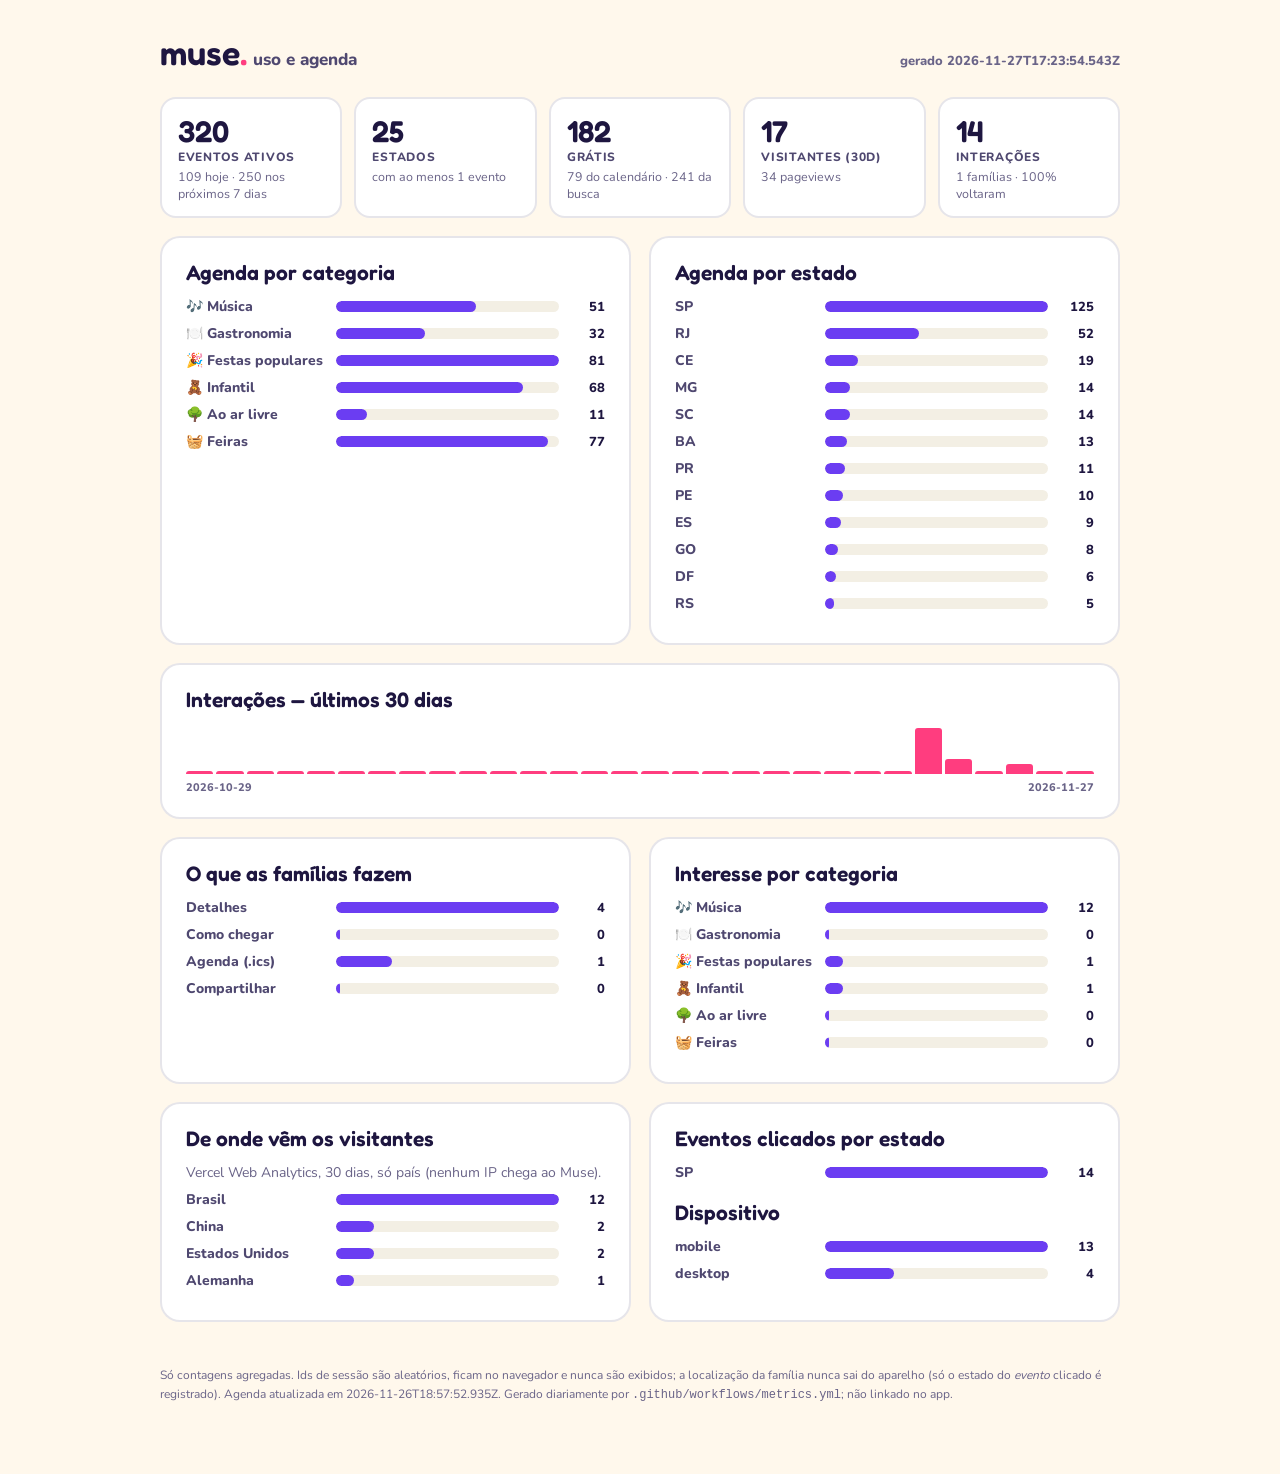
<file: metrics/index.html>
<!doctype html><html lang="pt-BR"><head><meta charset="utf-8"><meta name="viewport" content="width=device-width, initial-scale=1"><meta name="robots" content="noindex, nofollow">
<title>muse — uso e agenda</title>
<style>
@font-face{font-family:Fredoka;font-weight:600;src:url(../fonts/fredoka-latin-600-normal.woff2) format('woff2')}
@font-face{font-family:Nunito;font-weight:400;src:url(../fonts/nunito-latin-400-normal.woff2) format('woff2')}
@font-face{font-family:Nunito;font-weight:800;src:url(../fonts/nunito-latin-800-normal.woff2) format('woff2')}
*{margin:0;padding:0;box-sizing:border-box}
:root{--ink:#1e1640;--mut:#4f4870;--dim:#6a6488;--acc:#ff3d7f;--vio:#6b3df2;--line:rgba(30,22,64,.11)}
body{background:#fff8ec;color:var(--ink);font-family:Nunito,system-ui,sans-serif;padding:32px 18px 70px}
.wrap{max-width:960px;margin:0 auto}
header{display:flex;align-items:baseline;justify-content:space-between;flex-wrap:wrap;gap:10px;margin-bottom:24px}
.wm{font-family:Fredoka,sans-serif;font-size:34px;font-weight:600}.wm .dot{color:var(--acc)}
.wm small{font-family:Nunito,sans-serif;font-size:17px;color:var(--mut);font-weight:800;margin-left:6px}
.gen{font-size:13px;color:var(--dim);font-weight:800}
h2{font-family:Fredoka,sans-serif;font-weight:600;font-size:21px;margin-bottom:12px}
.section{background:#fff;border:2px solid var(--line);border-radius:20px;padding:22px 24px;margin-bottom:18px}
.kpis{display:grid;grid-template-columns:repeat(auto-fit,minmax(140px,1fr));gap:12px;margin-bottom:18px}
.kpi{background:#fff;border:2px solid var(--line);border-radius:16px;padding:14px 16px}
.kpi-val{font-family:Fredoka,sans-serif;font-size:30px;font-weight:600}
.kpi-label{font-size:12px;color:var(--mut);text-transform:uppercase;letter-spacing:.06em;font-weight:800}
.kpi-sub{font-size:12.5px;color:var(--dim);margin-top:3px}
.grid2{display:grid;grid-template-columns:1fr 1fr;gap:18px}@media(max-width:720px){.grid2{grid-template-columns:1fr}}
.bar-row{display:flex;align-items:center;gap:10px;margin:8px 0;font-size:14px}
.bar-label{flex:0 0 140px;color:var(--mut);white-space:nowrap;overflow:hidden;text-overflow:ellipsis;font-weight:800}
.bar-track{flex:1;height:11px;background:#f3efe4;border-radius:6px;overflow:hidden}
.bar-fill{display:block;height:100%;background:var(--vio);border-radius:6px}
.bar-value{min-width:36px;text-align:right;font-weight:800;font-size:13px}
.muted{color:var(--dim);font-size:14px}
.spark{display:flex;align-items:flex-end;gap:3px;height:50px}.spark-col{flex:1;display:flex;align-items:flex-end;height:100%}
.spark-bar{width:100%;background:var(--acc);border-radius:3px 3px 0 0}
.spark-ticks{display:flex;justify-content:space-between;font-size:11px;color:var(--dim);margin-top:6px;font-weight:800}
footer{font-size:12px;color:var(--dim);margin-top:26px;line-height:1.6}
</style></head><body><div class="wrap">
<header><div class="wm">muse<span class="dot">.</span><small>uso e agenda</small></div><div class="gen">gerado 2026-11-27T17:23:54.543Z</div></header>
<div class="kpis">
<div class="kpi"><div class="kpi-val">320</div><div class="kpi-label">Eventos ativos</div><div class="kpi-sub">109 hoje · 250 nos próximos 7 dias</div></div>
<div class="kpi"><div class="kpi-val">25</div><div class="kpi-label">Estados</div><div class="kpi-sub">com ao menos 1 evento</div></div>
<div class="kpi"><div class="kpi-val">182</div><div class="kpi-label">Grátis</div><div class="kpi-sub">79 do calendário · 241 da busca</div></div>
<div class="kpi"><div class="kpi-val">17</div><div class="kpi-label">Visitantes (30d)</div><div class="kpi-sub">34 pageviews</div></div>
<div class="kpi"><div class="kpi-val">14</div><div class="kpi-label">Interações</div><div class="kpi-sub">1 famílias · 100% voltaram</div></div>
</div>
<div class="grid2">
  <div class="section"><h2>Agenda por categoria</h2><div class="bar-row"><span class="bar-label">🎶 Música</span><span class="bar-track"><span class="bar-fill" style="width:63%"></span></span><span class="bar-value">51</span></div><div class="bar-row"><span class="bar-label">🍽️ Gastronomia</span><span class="bar-track"><span class="bar-fill" style="width:40%"></span></span><span class="bar-value">32</span></div><div class="bar-row"><span class="bar-label">🎉 Festas populares</span><span class="bar-track"><span class="bar-fill" style="width:100%"></span></span><span class="bar-value">81</span></div><div class="bar-row"><span class="bar-label">🧸 Infantil</span><span class="bar-track"><span class="bar-fill" style="width:84%"></span></span><span class="bar-value">68</span></div><div class="bar-row"><span class="bar-label">🌳 Ao ar livre</span><span class="bar-track"><span class="bar-fill" style="width:14%"></span></span><span class="bar-value">11</span></div><div class="bar-row"><span class="bar-label">🧺 Feiras</span><span class="bar-track"><span class="bar-fill" style="width:95%"></span></span><span class="bar-value">77</span></div></div>
  <div class="section"><h2>Agenda por estado</h2><div class="bar-row"><span class="bar-label">SP</span><span class="bar-track"><span class="bar-fill" style="width:100%"></span></span><span class="bar-value">125</span></div><div class="bar-row"><span class="bar-label">RJ</span><span class="bar-track"><span class="bar-fill" style="width:42%"></span></span><span class="bar-value">52</span></div><div class="bar-row"><span class="bar-label">CE</span><span class="bar-track"><span class="bar-fill" style="width:15%"></span></span><span class="bar-value">19</span></div><div class="bar-row"><span class="bar-label">MG</span><span class="bar-track"><span class="bar-fill" style="width:11%"></span></span><span class="bar-value">14</span></div><div class="bar-row"><span class="bar-label">SC</span><span class="bar-track"><span class="bar-fill" style="width:11%"></span></span><span class="bar-value">14</span></div><div class="bar-row"><span class="bar-label">BA</span><span class="bar-track"><span class="bar-fill" style="width:10%"></span></span><span class="bar-value">13</span></div><div class="bar-row"><span class="bar-label">PR</span><span class="bar-track"><span class="bar-fill" style="width:9%"></span></span><span class="bar-value">11</span></div><div class="bar-row"><span class="bar-label">PE</span><span class="bar-track"><span class="bar-fill" style="width:8%"></span></span><span class="bar-value">10</span></div><div class="bar-row"><span class="bar-label">ES</span><span class="bar-track"><span class="bar-fill" style="width:7%"></span></span><span class="bar-value">9</span></div><div class="bar-row"><span class="bar-label">GO</span><span class="bar-track"><span class="bar-fill" style="width:6%"></span></span><span class="bar-value">8</span></div><div class="bar-row"><span class="bar-label">DF</span><span class="bar-track"><span class="bar-fill" style="width:5%"></span></span><span class="bar-value">6</span></div><div class="bar-row"><span class="bar-label">RS</span><span class="bar-track"><span class="bar-fill" style="width:4%"></span></span><span class="bar-value">5</span></div></div>
</div>
<div class="section"><h2>Interações — últimos 30 dias</h2><div class="spark"><div class="spark-col" title="2026-10-29: 0"><div class="spark-bar" style="height:3px"></div></div><div class="spark-col" title="2026-10-30: 0"><div class="spark-bar" style="height:3px"></div></div><div class="spark-col" title="2026-10-31: 0"><div class="spark-bar" style="height:3px"></div></div><div class="spark-col" title="2026-11-01: 0"><div class="spark-bar" style="height:3px"></div></div><div class="spark-col" title="2026-11-02: 0"><div class="spark-bar" style="height:3px"></div></div><div class="spark-col" title="2026-11-03: 0"><div class="spark-bar" style="height:3px"></div></div><div class="spark-col" title="2026-11-04: 0"><div class="spark-bar" style="height:3px"></div></div><div class="spark-col" title="2026-11-05: 0"><div class="spark-bar" style="height:3px"></div></div><div class="spark-col" title="2026-11-06: 0"><div class="spark-bar" style="height:3px"></div></div><div class="spark-col" title="2026-11-07: 0"><div class="spark-bar" style="height:3px"></div></div><div class="spark-col" title="2026-11-08: 0"><div class="spark-bar" style="height:3px"></div></div><div class="spark-col" title="2026-11-09: 0"><div class="spark-bar" style="height:3px"></div></div><div class="spark-col" title="2026-11-10: 0"><div class="spark-bar" style="height:3px"></div></div><div class="spark-col" title="2026-11-11: 0"><div class="spark-bar" style="height:3px"></div></div><div class="spark-col" title="2026-11-12: 0"><div class="spark-bar" style="height:3px"></div></div><div class="spark-col" title="2026-11-13: 0"><div class="spark-bar" style="height:3px"></div></div><div class="spark-col" title="2026-11-14: 0"><div class="spark-bar" style="height:3px"></div></div><div class="spark-col" title="2026-11-15: 0"><div class="spark-bar" style="height:3px"></div></div><div class="spark-col" title="2026-11-16: 0"><div class="spark-bar" style="height:3px"></div></div><div class="spark-col" title="2026-11-17: 0"><div class="spark-bar" style="height:3px"></div></div><div class="spark-col" title="2026-11-18: 0"><div class="spark-bar" style="height:3px"></div></div><div class="spark-col" title="2026-11-19: 0"><div class="spark-bar" style="height:3px"></div></div><div class="spark-col" title="2026-11-20: 0"><div class="spark-bar" style="height:3px"></div></div><div class="spark-col" title="2026-11-21: 0"><div class="spark-bar" style="height:3px"></div></div><div class="spark-col" title="2026-11-22: 9"><div class="spark-bar" style="height:46px"></div></div><div class="spark-col" title="2026-11-23: 3"><div class="spark-bar" style="height:15px"></div></div><div class="spark-col" title="2026-11-24: 0"><div class="spark-bar" style="height:3px"></div></div><div class="spark-col" title="2026-11-25: 2"><div class="spark-bar" style="height:10px"></div></div><div class="spark-col" title="2026-11-26: 0"><div class="spark-bar" style="height:3px"></div></div><div class="spark-col" title="2026-11-27: 0"><div class="spark-bar" style="height:3px"></div></div></div>
    <div class="spark-ticks"><span>2026-10-29</span><span>2026-11-27</span></div></div>
<div class="grid2">
  <div class="section"><h2>O que as famílias fazem</h2><div class="bar-row"><span class="bar-label">Detalhes</span><span class="bar-track"><span class="bar-fill" style="width:100%"></span></span><span class="bar-value">4</span></div><div class="bar-row"><span class="bar-label">Como chegar</span><span class="bar-track"><span class="bar-fill" style="width:2%"></span></span><span class="bar-value">0</span></div><div class="bar-row"><span class="bar-label">Agenda (.ics)</span><span class="bar-track"><span class="bar-fill" style="width:25%"></span></span><span class="bar-value">1</span></div><div class="bar-row"><span class="bar-label">Compartilhar</span><span class="bar-track"><span class="bar-fill" style="width:2%"></span></span><span class="bar-value">0</span></div></div>
  <div class="section"><h2>Interesse por categoria</h2><div class="bar-row"><span class="bar-label">🎶 Música</span><span class="bar-track"><span class="bar-fill" style="width:100%"></span></span><span class="bar-value">12</span></div><div class="bar-row"><span class="bar-label">🍽️ Gastronomia</span><span class="bar-track"><span class="bar-fill" style="width:2%"></span></span><span class="bar-value">0</span></div><div class="bar-row"><span class="bar-label">🎉 Festas populares</span><span class="bar-track"><span class="bar-fill" style="width:8%"></span></span><span class="bar-value">1</span></div><div class="bar-row"><span class="bar-label">🧸 Infantil</span><span class="bar-track"><span class="bar-fill" style="width:8%"></span></span><span class="bar-value">1</span></div><div class="bar-row"><span class="bar-label">🌳 Ao ar livre</span><span class="bar-track"><span class="bar-fill" style="width:2%"></span></span><span class="bar-value">0</span></div><div class="bar-row"><span class="bar-label">🧺 Feiras</span><span class="bar-track"><span class="bar-fill" style="width:2%"></span></span><span class="bar-value">0</span></div></div>
</div>
<div class="grid2">
  <div class="section"><h2>De onde vêm os visitantes</h2><p class="muted" style="margin-bottom:8px">Vercel Web Analytics, 30 dias, só país (nenhum IP chega ao Muse).</p><div class="bar-row"><span class="bar-label">Brasil</span><span class="bar-track"><span class="bar-fill" style="width:100%"></span></span><span class="bar-value">12</span></div><div class="bar-row"><span class="bar-label">China</span><span class="bar-track"><span class="bar-fill" style="width:17%"></span></span><span class="bar-value">2</span></div><div class="bar-row"><span class="bar-label">Estados Unidos</span><span class="bar-track"><span class="bar-fill" style="width:17%"></span></span><span class="bar-value">2</span></div><div class="bar-row"><span class="bar-label">Alemanha</span><span class="bar-track"><span class="bar-fill" style="width:8%"></span></span><span class="bar-value">1</span></div></div>
  <div class="section"><h2>Eventos clicados por estado</h2><div class="bar-row"><span class="bar-label">SP</span><span class="bar-track"><span class="bar-fill" style="width:100%"></span></span><span class="bar-value">14</span></div><h2 style="margin-top:18px">Dispositivo</h2><div class="bar-row"><span class="bar-label">mobile</span><span class="bar-track"><span class="bar-fill" style="width:100%"></span></span><span class="bar-value">13</span></div><div class="bar-row"><span class="bar-label">desktop</span><span class="bar-track"><span class="bar-fill" style="width:31%"></span></span><span class="bar-value">4</span></div></div>
</div>
<footer>Só contagens agregadas. Ids de sessão são aleatórios, ficam no navegador e nunca são exibidos; a localização da família nunca sai do aparelho (só o estado do <i>evento</i> clicado é registrado). Agenda atualizada em 2026-11-26T18:57:52.935Z. Gerado diariamente por <code>.github/workflows/metrics.yml</code>; não linkado no app.</footer>
</div></body></html>
</file>
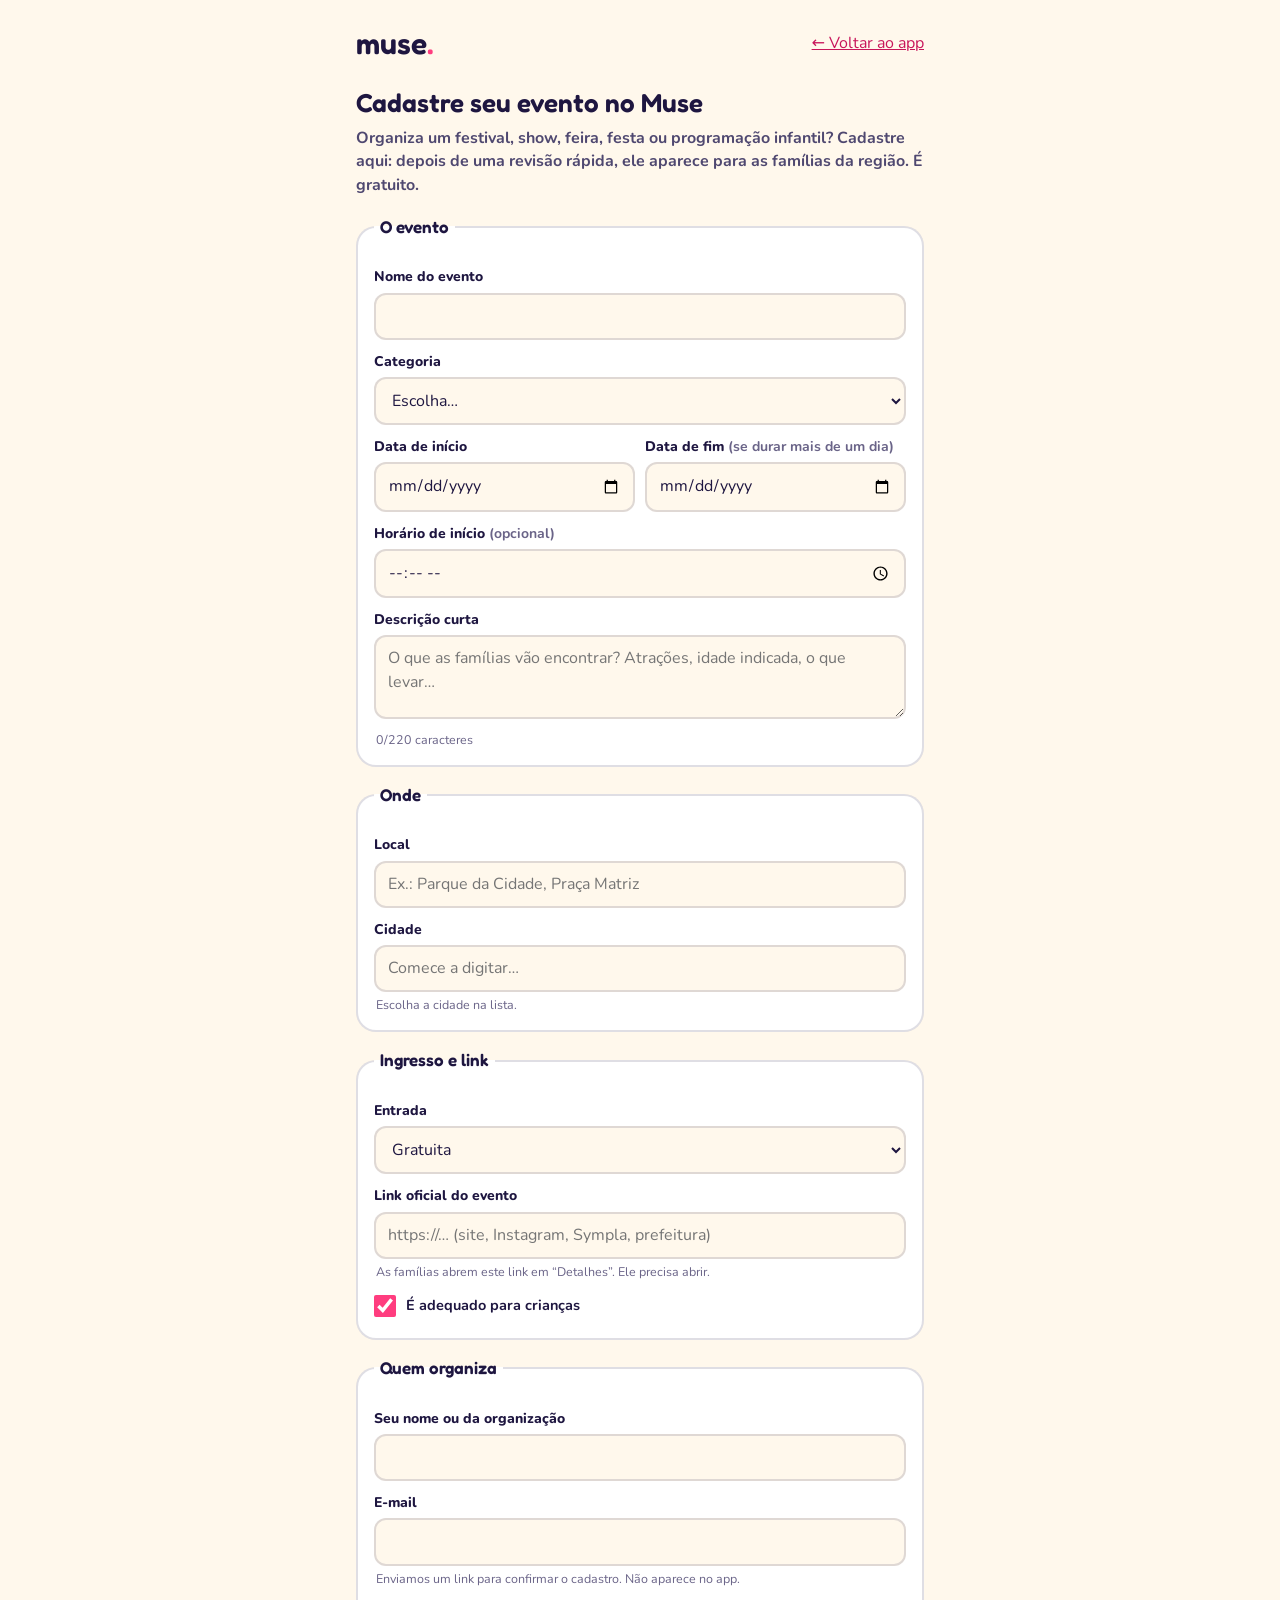
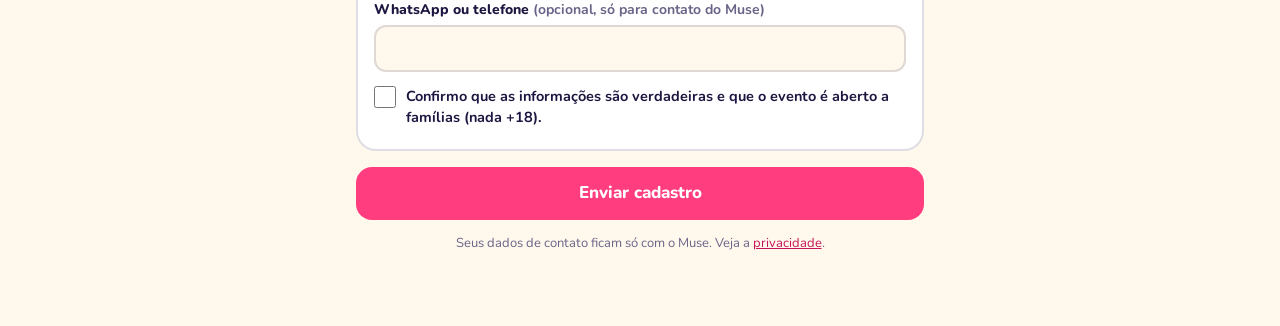
<file: cadastrar.html>
<!doctype html>
<html lang="pt-BR">
<head>
<meta charset="utf-8">
<meta http-equiv="Content-Security-Policy" content="default-src 'self'; script-src 'self'; style-src 'self' 'unsafe-inline'; connect-src 'self'; img-src 'self' data:; object-src 'none'; base-uri 'none'; form-action 'self'">
<meta name="viewport" content="width=device-width, initial-scale=1, viewport-fit=cover">
<title>Muse — cadastrar um evento</title>
<meta name="description" content="Organiza um evento para famílias? Cadastre no Muse e ele aparece para as famílias da região.">
<meta name="theme-color" content="#fff3d6">
<link rel="icon" href="icon-192.png">
<style>
  @font-face{font-family:Fredoka;font-weight:600;font-display:swap;src:url(fonts/fredoka-latin-600-normal.woff2) format('woff2')}
  @font-face{font-family:Nunito;font-weight:400;font-display:swap;src:url(fonts/nunito-latin-400-normal.woff2) format('woff2')}
  @font-face{font-family:Nunito;font-weight:700;font-display:swap;src:url(fonts/nunito-latin-700-normal.woff2) format('woff2')}
  @font-face{font-family:Nunito;font-weight:800;font-display:swap;src:url(fonts/nunito-latin-800-normal.woff2) format('woff2')}
  :root{--bg:#fff8ec;--bg2:#fff3d6;--ink:#1e1640;--mut:#4f4870;--dim:#6a6488;--line:rgba(30,22,64,.14);--acc:#ff3d7f;--sun:#ffc23d;--ok:#0b7f72;--bad:#c8155a}
  *{box-sizing:border-box}
  body{margin:0;background:var(--bg);color:var(--ink);font-family:Nunito,system-ui,sans-serif;line-height:1.45}
  main{max-width:600px;margin:0 auto;padding:22px 16px 60px}
  a{color:#c8155a}
  .top{display:flex;align-items:center;justify-content:space-between;gap:12px}
  .brand{font-family:Fredoka,sans-serif;font-size:30px;font-weight:600;color:var(--ink);text-decoration:none}
  .brand i{color:var(--acc);font-style:normal}
  h1{font-family:Fredoka,sans-serif;font-weight:600;font-size:26px;margin:18px 0 6px}
  .lead{color:var(--mut);font-weight:700;margin:0 0 18px}
  fieldset{border:2px solid var(--line);border-radius:20px;background:#fff;padding:16px;margin:0 0 16px}
  legend{font-family:Fredoka,sans-serif;font-weight:600;font-size:17px;padding:0 6px}
  label{display:block;font-weight:800;font-size:14px;margin:12px 0 5px}
  label .opt{font-weight:600;color:var(--dim)}
  input,select,textarea{width:100%;font:inherit;font-size:16px;color:var(--ink);background:var(--bg);border:2px solid var(--line);border-radius:12px;padding:10px 12px}
  input:focus,select:focus,textarea:focus{outline:none;border-color:var(--ink)}
  textarea{min-height:84px;resize:vertical}
  .row2{display:grid;grid-template-columns:1fr 1fr;gap:10px}
  .row2 label{margin-top:12px}
  .hint{font-size:12.5px;color:var(--dim);margin:4px 2px 0}
  .check{display:flex;gap:10px;align-items:flex-start;font-weight:700;font-size:14.5px;margin-top:14px}
  .check input{width:22px;height:22px;flex:none;margin:0;accent-color:var(--acc)}
  .city{position:relative}
  .ac{position:absolute;left:0;right:0;top:100%;z-index:5;background:#fff;border:2px solid var(--ink);border-radius:12px;margin-top:4px;max-height:240px;overflow:auto}
  .ac button{display:flex;justify-content:space-between;width:100%;background:none;border:0;font:inherit;padding:10px 12px;text-align:left;cursor:pointer}
  .ac button:hover,.ac button:focus{background:var(--bg2);outline:none}
  .ac .uf{color:var(--dim);font-weight:800}
  .send{width:100%;font:inherit;font-weight:800;font-size:17px;color:#fff;background:var(--acc);border:0;border-radius:16px;padding:14px;cursor:pointer}
  .send:disabled{opacity:.6}
  .msg{border-radius:16px;padding:14px 16px;font-weight:700;margin:0 0 16px}
  .msg.err{background:#ffe3ec;color:var(--bad)}
  .msg.ok{background:#dff6f1;color:var(--ok)}
  .bad{border-color:var(--bad)!important}
  .hp{position:absolute;left:-5000px;width:1px;height:1px;overflow:hidden}
  .small{font-size:13px;color:var(--dim);text-align:center;margin-top:14px}
</style>
</head>
<body>
<main>
  <div class="top"><a class="brand" href="./">muse<i>.</i></a><a href="./">← Voltar ao app</a></div>
  <h1>Cadastre seu evento no Muse</h1>
  <p class="lead">Organiza um festival, show, feira, festa ou programação infantil? Cadastre aqui: depois de uma revisão rápida, ele aparece para as famílias da região. É gratuito.</p>

  <div id="msg" role="status" aria-live="polite"></div>

  <form id="f" novalidate>
    <fieldset>
      <legend>O evento</legend>
      <label for="title">Nome do evento</label>
      <input id="title" name="title" required maxlength="120" autocomplete="off">
      <label for="cat">Categoria</label>
      <select id="cat" name="cat" required>
        <option value="">Escolha…</option>
        <option value="music">🎶 Música (festival, show, apresentação)</option>
        <option value="festas">🎉 Festa popular (Natal, padroeiro, junina…)</option>
        <option value="food">🍲 Gastronomia (festival, feira de comida)</option>
        <option value="kids">🧒 Infantil (teatro, cinema, oficina)</option>
        <option value="outdoor">🌳 Ao ar livre (parque, flores, trilha…)</option>
        <option value="fairs">🛍️ Feira (artesanato, livros, cultura)</option>
      </select>
      <div class="row2">
        <div><label for="start">Data de início</label><input id="start" name="start" type="date" required></div>
        <div><label for="end">Data de fim <span class="opt">(se durar mais de um dia)</span></label><input id="end" name="end" type="date"></div>
      </div>
      <label for="time">Horário de início <span class="opt">(opcional)</span></label>
      <input id="time" name="time" type="time">
      <label for="desc">Descrição curta</label>
      <textarea id="desc" name="desc" required minlength="20" maxlength="220" placeholder="O que as famílias vão encontrar? Atrações, idade indicada, o que levar…"></textarea>
      <p class="hint"><span id="descN">0</span>/220 caracteres</p>
    </fieldset>

    <fieldset>
      <legend>Onde</legend>
      <label for="venue">Local</label>
      <input id="venue" name="venue" required maxlength="120" placeholder="Ex.: Parque da Cidade, Praça Matriz">
      <label for="city">Cidade</label>
      <div class="city">
        <input id="city" name="city" required autocomplete="off" placeholder="Comece a digitar…" aria-autocomplete="list" aria-controls="ac">
        <div class="ac" id="ac" hidden></div>
      </div>
      <p class="hint" id="cityHint">Escolha a cidade na lista.</p>
    </fieldset>

    <fieldset>
      <legend>Ingresso e link</legend>
      <label for="price">Entrada</label>
      <select id="price" name="price" required>
        <option value="free">Gratuita</option>
        <option value="paid">Paga</option>
      </select>
      <div id="priceTextWrap" hidden>
        <label for="priceText">Valor <span class="opt">(ex.: R$ 40 · meia R$ 20)</span></label>
        <input id="priceText" name="priceText" maxlength="60">
      </div>
      <label for="url">Link oficial do evento</label>
      <input id="url" name="url" type="url" required placeholder="https://… (site, Instagram, Sympla, prefeitura)">
      <p class="hint">As famílias abrem este link em “Detalhes”. Ele precisa abrir.</p>
      <label class="check"><input id="kids" name="kids" type="checkbox" checked> É adequado para crianças</label>
    </fieldset>

    <fieldset>
      <legend>Quem organiza</legend>
      <label for="name">Seu nome ou da organização</label>
      <input id="name" name="name" required maxlength="120" autocomplete="name">
      <label for="email">E-mail</label>
      <input id="email" name="email" type="email" required maxlength="200" autocomplete="email">
      <p class="hint">Enviamos um link para confirmar o cadastro. Não aparece no app.</p>
      <label for="phone">WhatsApp ou telefone <span class="opt">(opcional, só para contato do Muse)</span></label>
      <input id="phone" name="phone" type="tel" maxlength="40" autocomplete="tel">
      <div class="hp" aria-hidden="true"><label for="website">Site</label><input id="website" name="website" tabindex="-1" autocomplete="off"></div>
      <label class="check"><input id="terms" type="checkbox" required> Confirmo que as informações são verdadeiras e que o evento é aberto a famílias (nada +18).</label>
    </fieldset>

    <button class="send" id="send" type="submit">Enviar cadastro</button>
    <p class="small">Seus dados de contato ficam só com o Muse. Veja a <a href="privacy.html">privacidade</a>.</p>
  </form>
</main>
<script src="cadastrar.js"></script>
</body>
</html>
</file>
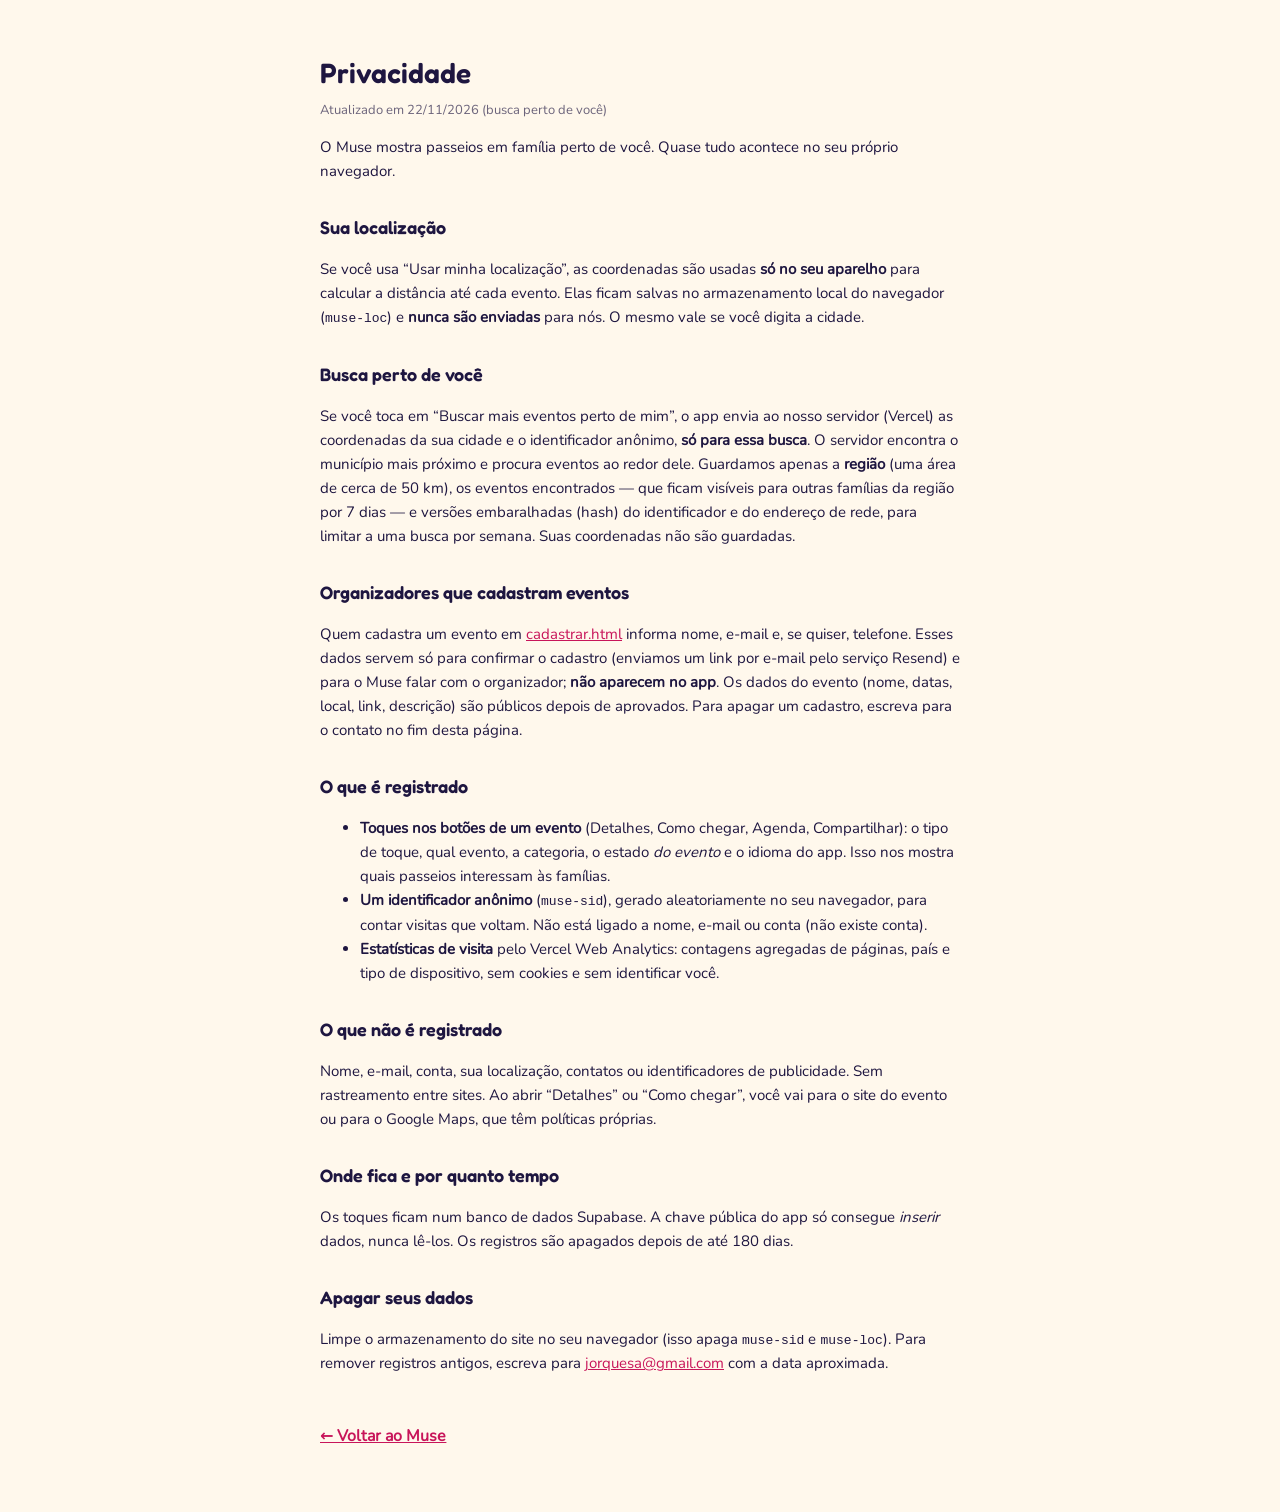
<file: privacy.html>
<!doctype html>
<html lang="pt-BR">
<head>
<meta charset="utf-8">
<meta http-equiv="Content-Security-Policy" content="default-src 'self'; script-src 'none'; object-src 'none'; base-uri 'none'; style-src 'self' 'unsafe-inline'">
<meta name="viewport" content="width=device-width, initial-scale=1">
<title>Muse — privacidade</title>
<style>
  @font-face{font-family:Fredoka;font-weight:600;src:url(fonts/fredoka-latin-600-normal.woff2) format('woff2')}
  @font-face{font-family:Nunito;font-weight:400;src:url(fonts/nunito-latin-400-normal.woff2) format('woff2')}
  body{max-width:640px;margin:0 auto;padding:32px 20px 64px;font-family:Nunito,system-ui,sans-serif;line-height:1.6;color:#1e1640;background:#fff8ec}
  h1{font-family:Fredoka,sans-serif;font-weight:600;font-size:28px;margin-bottom:4px}
  h2{font-family:Fredoka,sans-serif;font-weight:600;font-size:18px;margin-top:30px}
  p,li{font-size:15px}
  .updated{opacity:.65;font-size:13px;margin-top:0}
  a{color:#c8155a}
  code{font-size:13px}
  .back{display:inline-block;margin-top:34px;font-weight:700}
</style>
</head>
<body>
  <h1>Privacidade</h1>
  <p class="updated">Atualizado em 22/11/2026 (busca perto de você)</p>
  <p>O Muse mostra passeios em família perto de você. Quase tudo acontece no seu próprio navegador.</p>

  <h2>Sua localização</h2>
  <p>Se você usa “Usar minha localização”, as coordenadas são usadas <strong>só no seu aparelho</strong> para
  calcular a distância até cada evento. Elas ficam salvas no armazenamento local do navegador
  (<code>muse-loc</code>) e <strong>nunca são enviadas</strong> para nós. O mesmo vale se você digita a cidade.</p>

  <h2>Busca perto de você</h2>
  <p>Se você toca em “Buscar mais eventos perto de mim”, o app envia ao nosso servidor (Vercel) as coordenadas da sua
  cidade e o identificador anônimo, <strong>só para essa busca</strong>. O servidor encontra o município mais próximo e
  procura eventos ao redor dele. Guardamos apenas a <strong>região</strong> (uma área de cerca de 50 km), os eventos
  encontrados — que ficam visíveis para outras famílias da região por 7 dias — e versões embaralhadas (hash) do
  identificador e do endereço de rede, para limitar a uma busca por semana. Suas coordenadas não são guardadas.</p>

  <h2>Organizadores que cadastram eventos</h2>
  <p>Quem cadastra um evento em <a href="cadastrar.html">cadastrar.html</a> informa nome, e-mail e, se quiser, telefone.
  Esses dados servem só para confirmar o cadastro (enviamos um link por e-mail pelo serviço Resend) e para o Muse
  falar com o organizador; <strong>não aparecem no app</strong>. Os dados do evento (nome, datas, local, link, descrição)
  são públicos depois de aprovados. Para apagar um cadastro, escreva para o contato no fim desta página.</p>

  <h2>O que é registrado</h2>
  <ul>
    <li><strong>Toques nos botões de um evento</strong> (Detalhes, Como chegar, Agenda, Compartilhar): o tipo de
    toque, qual evento, a categoria, o estado <em>do evento</em> e o idioma do app. Isso nos mostra quais
    passeios interessam às famílias.</li>
    <li><strong>Um identificador anônimo</strong> (<code>muse-sid</code>), gerado aleatoriamente no seu navegador,
    para contar visitas que voltam. Não está ligado a nome, e-mail ou conta (não existe conta).</li>
    <li><strong>Estatísticas de visita</strong> pelo Vercel Web Analytics: contagens agregadas de páginas,
    país e tipo de dispositivo, sem cookies e sem identificar você.</li>
  </ul>

  <h2>O que não é registrado</h2>
  <p>Nome, e-mail, conta, sua localização, contatos ou identificadores de publicidade. Sem rastreamento entre sites.
  Ao abrir “Detalhes” ou “Como chegar”, você vai para o site do evento ou para o Google Maps, que têm políticas próprias.</p>

  <h2>Onde fica e por quanto tempo</h2>
  <p>Os toques ficam num banco de dados Supabase. A chave pública do app só consegue <em>inserir</em> dados,
  nunca lê-los. Os registros são apagados depois de até 180 dias.</p>

  <h2>Apagar seus dados</h2>
  <p>Limpe o armazenamento do site no seu navegador (isso apaga <code>muse-sid</code> e <code>muse-loc</code>).
  Para remover registros antigos, escreva para <a href="mailto:jorquesa@gmail.com">jorquesa@gmail.com</a>
  com a data aproximada.</p>

  <a class="back" href="index.html">← Voltar ao Muse</a>
</body>
</html>
</file>
